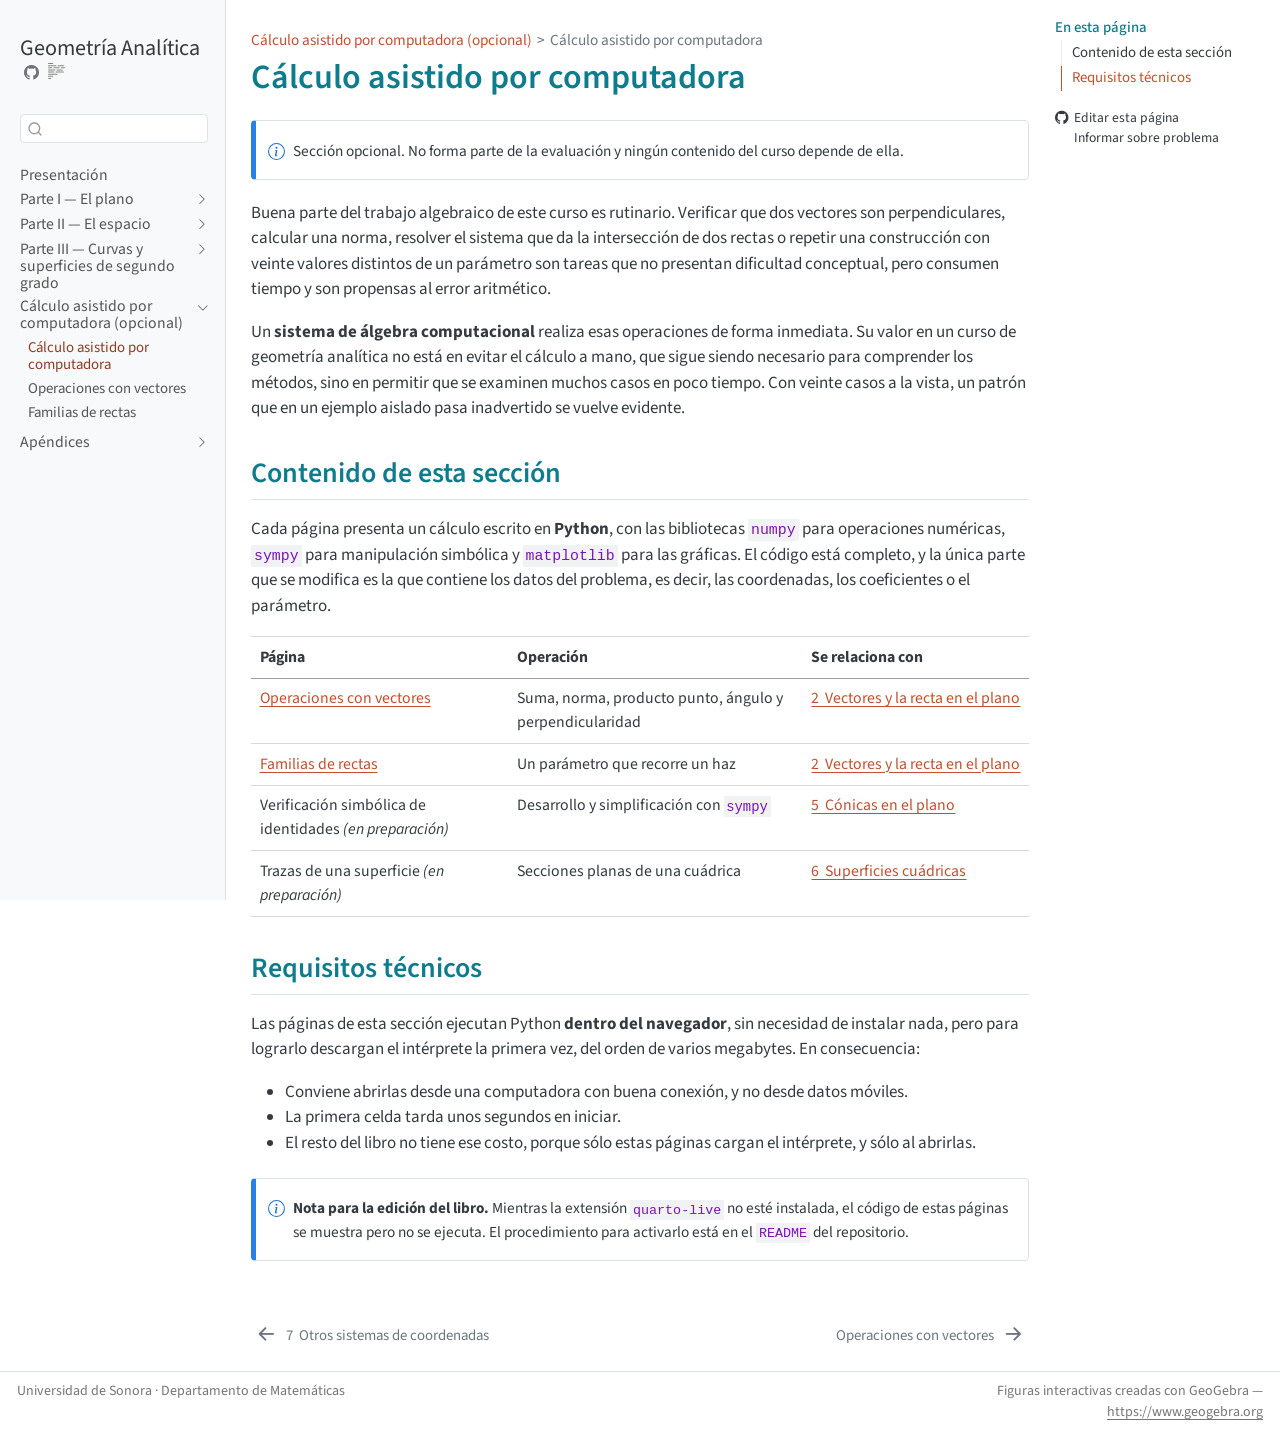
<file: calculo-asistido.html>
<!DOCTYPE html>
<html xmlns="http://www.w3.org/1999/xhtml" lang="es" xml:lang="es"><head>

<meta charset="utf-8">
<meta name="generator" content="quarto-1.9.38">

<meta name="viewport" content="width=device-width, initial-scale=1.0, user-scalable=yes">


<title>Cálculo asistido por computadora – Geometría Analítica</title>
<style>
/* Default styles provided by pandoc.
** See https://pandoc.org/MANUAL.html#variables-for-html for config info.
*/
code{white-space: pre-wrap;}
span.smallcaps{font-variant: small-caps;}
div.columns{display: flex; gap: min(4vw, 1.5em);}
div.column{flex: auto; overflow-x: auto;}
div.hanging-indent{margin-left: 1.5em; text-indent: -1.5em;}
ul.task-list{list-style: none;}
ul.task-list li input[type="checkbox"] {
  width: 0.8em;
  margin: 0 0.8em 0.2em -1em; /* quarto-specific, see https://github.com/quarto-dev/quarto-cli/issues/4556 */ 
  vertical-align: middle;
}
</style>


<script src="site_libs/quarto-nav/quarto-nav.js"></script>
<script src="site_libs/quarto-nav/headroom.min.js"></script>
<script src="site_libs/clipboard/clipboard.min.js"></script>
<script src="site_libs/quarto-search/autocomplete.umd.js"></script>
<script src="site_libs/quarto-search/fuse.min.js"></script>
<script src="site_libs/quarto-search/quarto-search.js"></script>
<meta name="quarto:offset" content="./">
<link href="./calculo-asistido/01-operaciones-con-vectores.html" rel="next">
<link href="./07-otros-sistemas-de-coordenadas.html" rel="prev">
<script src="site_libs/quarto-html/quarto.js" type="module"></script>
<script src="site_libs/quarto-html/tabsets/tabsets.js" type="module"></script>
<script src="site_libs/quarto-html/popper.min.js"></script>
<script src="site_libs/quarto-html/tippy.umd.min.js"></script>
<script src="site_libs/quarto-html/anchor.min.js"></script>
<link href="site_libs/quarto-html/tippy.css" rel="stylesheet">
<link href="site_libs/quarto-html/quarto-syntax-highlighting-15634bcf2e68342d4ad2dfa704d543f6.css" rel="stylesheet" id="quarto-text-highlighting-styles">
<script src="site_libs/bootstrap/bootstrap.min.js"></script>
<link href="site_libs/bootstrap/bootstrap-icons.css" rel="stylesheet">
<link href="site_libs/bootstrap/bootstrap-4acf08dabb96f81709fcc0b58b9b893f.min.css" rel="stylesheet" append-hash="true" id="quarto-bootstrap" data-mode="light">
<script id="quarto-search-options" type="application/json">{
  "location": "sidebar",
  "copy-button": false,
  "collapse-after": 3,
  "panel-placement": "start",
  "type": "textbox",
  "limit": 50,
  "keyboard-shortcut": [
    "f",
    "/",
    "s"
  ],
  "show-item-context": false,
  "language": {
    "search-no-results-text": "No se han encontrado resultados",
    "search-matching-documents-text": "documentos encontrados",
    "search-copy-link-title": "Copiar el enlace en la búsqueda",
    "search-hide-matches-text": "Ocultar resultados adicionales",
    "search-more-match-text": "resultado adicional en este documento",
    "search-more-matches-text": "resultados adicionales en este documento",
    "search-clear-button-title": "Borrar",
    "search-text-placeholder": "",
    "search-detached-cancel-button-title": "Cancelar",
    "search-submit-button-title": "Enviar",
    "search-label": "Buscar"
  }
}</script>
<style>html{ scroll-behavior: smooth; }</style>


</head>

<body class="nav-sidebar docked quarto-light">

<div id="quarto-search-results"></div>
  <header id="quarto-header" class="headroom fixed-top">
  <nav class="quarto-secondary-nav">
    <div class="container-fluid d-flex">
      <button type="button" class="quarto-btn-toggle btn" data-bs-toggle="collapse" role="button" data-bs-target=".quarto-sidebar-collapse-item" aria-controls="quarto-sidebar" aria-expanded="false" aria-label="Alternar barra lateral" onclick="if (window.quartoToggleHeadroom) { window.quartoToggleHeadroom(); }">
        <i class="bi bi-layout-text-sidebar-reverse"></i>
      </button>
        <nav class="quarto-page-breadcrumbs" aria-label="breadcrumb"><ol class="breadcrumb"><li class="breadcrumb-item"><a href="./calculo-asistido.html">Cálculo asistido por computadora (opcional)</a></li><li class="breadcrumb-item"><a href="./calculo-asistido.html">Cálculo asistido por computadora</a></li></ol></nav>
        <a class="flex-grow-1" role="navigation" data-bs-toggle="collapse" data-bs-target=".quarto-sidebar-collapse-item" aria-controls="quarto-sidebar" aria-expanded="false" aria-label="Alternar barra lateral" onclick="if (window.quartoToggleHeadroom) { window.quartoToggleHeadroom(); }">      
        </a>
      <button type="button" class="btn quarto-search-button" aria-label="Buscar" onclick="window.quartoOpenSearch();">
        <i class="bi bi-search"></i>
      </button>
    </div>
  </nav>
</header>
<!-- content -->
<div id="quarto-content" class="quarto-container page-columns page-rows-contents page-layout-article">
<!-- sidebar -->
  <nav id="quarto-sidebar" class="sidebar collapse collapse-horizontal quarto-sidebar-collapse-item sidebar-navigation docked overflow-auto">
    <div class="pt-lg-2 mt-2 text-left sidebar-header">
    <div class="sidebar-title mb-0 py-0">
      <a href="./">Geometría Analítica</a> 
        <div class="sidebar-tools-main">
    <a href="https://github.com/rosaliahdez/notas-geometria-analitica" title="Ejecutar el código" class="quarto-navigation-tool px-1" aria-label="Ejecutar el código"><i class="bi bi-github"></i></a>
  <a href="" class="quarto-reader-toggle quarto-navigation-tool px-1" onclick="window.quartoToggleReader(); return false;" title="Alternar modo lector">
  <div class="quarto-reader-toggle-btn">
  <i class="bi"></i>
  </div>
</a>
</div>
    </div>
      </div>
        <div class="mt-2 flex-shrink-0 align-items-center">
        <div class="sidebar-search">
        <div id="quarto-search" class="" title="Buscar"></div>
        </div>
        </div>
    <div class="sidebar-menu-container"> 
    <ul class="list-unstyled mt-1">
        <li class="sidebar-item">
  <div class="sidebar-item-container"> 
  <a href="./index.html" class="sidebar-item-text sidebar-link">
 <span class="menu-text">Presentación</span></a>
  </div>
</li>
        <li class="sidebar-item sidebar-item-section">
      <div class="sidebar-item-container"> 
            <a class="sidebar-item-text sidebar-link text-start collapsed" data-bs-toggle="collapse" data-bs-target="#quarto-sidebar-section-1" role="navigation" aria-expanded="false">
 <span class="menu-text">Parte I — El plano</span></a>
          <a class="sidebar-item-toggle text-start collapsed" data-bs-toggle="collapse" data-bs-target="#quarto-sidebar-section-1" role="navigation" aria-expanded="false" aria-label="Alternar sección">
            <i class="bi bi-chevron-right ms-2"></i>
          </a> 
      </div>
      <ul id="quarto-sidebar-section-1" class="collapse list-unstyled sidebar-section depth1 ">  
          <li class="sidebar-item">
  <div class="sidebar-item-container"> 
  <a href="./01-sistemas-de-coordenadas.html" class="sidebar-item-text sidebar-link">
 <span class="menu-text"><span class="chapter-number">1</span>&nbsp; <span class="chapter-title">Sistemas de coordenadas</span></span></a>
  </div>
</li>
          <li class="sidebar-item">
  <div class="sidebar-item-container"> 
  <a href="./02-la-recta-en-el-plano.html" class="sidebar-item-text sidebar-link">
 <span class="menu-text"><span class="chapter-number">2</span>&nbsp; <span class="chapter-title">Vectores y la recta en el plano</span></span></a>
  </div>
</li>
      </ul>
  </li>
        <li class="sidebar-item sidebar-item-section">
      <div class="sidebar-item-container"> 
            <a class="sidebar-item-text sidebar-link text-start collapsed" data-bs-toggle="collapse" data-bs-target="#quarto-sidebar-section-2" role="navigation" aria-expanded="false">
 <span class="menu-text">Parte II — El espacio</span></a>
          <a class="sidebar-item-toggle text-start collapsed" data-bs-toggle="collapse" data-bs-target="#quarto-sidebar-section-2" role="navigation" aria-expanded="false" aria-label="Alternar sección">
            <i class="bi bi-chevron-right ms-2"></i>
          </a> 
      </div>
      <ul id="quarto-sidebar-section-2" class="collapse list-unstyled sidebar-section depth1 ">  
          <li class="sidebar-item">
  <div class="sidebar-item-container"> 
  <a href="./03-vectores-en-el-espacio.html" class="sidebar-item-text sidebar-link">
 <span class="menu-text"><span class="chapter-number">3</span>&nbsp; <span class="chapter-title">Vectores en el espacio</span></span></a>
  </div>
</li>
          <li class="sidebar-item">
  <div class="sidebar-item-container"> 
  <a href="./04-planos-y-rectas-en-el-espacio.html" class="sidebar-item-text sidebar-link">
 <span class="menu-text"><span class="chapter-number">4</span>&nbsp; <span class="chapter-title">Planos y rectas en el espacio</span></span></a>
  </div>
</li>
      </ul>
  </li>
        <li class="sidebar-item sidebar-item-section">
      <div class="sidebar-item-container"> 
            <a class="sidebar-item-text sidebar-link text-start collapsed" data-bs-toggle="collapse" data-bs-target="#quarto-sidebar-section-3" role="navigation" aria-expanded="false">
 <span class="menu-text">Parte III — Curvas y superficies de segundo grado</span></a>
          <a class="sidebar-item-toggle text-start collapsed" data-bs-toggle="collapse" data-bs-target="#quarto-sidebar-section-3" role="navigation" aria-expanded="false" aria-label="Alternar sección">
            <i class="bi bi-chevron-right ms-2"></i>
          </a> 
      </div>
      <ul id="quarto-sidebar-section-3" class="collapse list-unstyled sidebar-section depth1 ">  
          <li class="sidebar-item">
  <div class="sidebar-item-container"> 
  <a href="./05-conicas.html" class="sidebar-item-text sidebar-link">
 <span class="menu-text"><span class="chapter-number">5</span>&nbsp; <span class="chapter-title">Cónicas en el plano</span></span></a>
  </div>
</li>
          <li class="sidebar-item">
  <div class="sidebar-item-container"> 
  <a href="./06-superficies-cuadricas.html" class="sidebar-item-text sidebar-link">
 <span class="menu-text"><span class="chapter-number">6</span>&nbsp; <span class="chapter-title">Superficies cuádricas</span></span></a>
  </div>
</li>
          <li class="sidebar-item">
  <div class="sidebar-item-container"> 
  <a href="./07-otros-sistemas-de-coordenadas.html" class="sidebar-item-text sidebar-link">
 <span class="menu-text"><span class="chapter-number">7</span>&nbsp; <span class="chapter-title">Otros sistemas de coordenadas</span></span></a>
  </div>
</li>
      </ul>
  </li>
        <li class="sidebar-item sidebar-item-section">
      <div class="sidebar-item-container"> 
            <a class="sidebar-item-text sidebar-link text-start" data-bs-toggle="collapse" data-bs-target="#quarto-sidebar-section-4" role="navigation" aria-expanded="true">
 <span class="menu-text">Cálculo asistido por computadora (opcional)</span></a>
          <a class="sidebar-item-toggle text-start" data-bs-toggle="collapse" data-bs-target="#quarto-sidebar-section-4" role="navigation" aria-expanded="true" aria-label="Alternar sección">
            <i class="bi bi-chevron-right ms-2"></i>
          </a> 
      </div>
      <ul id="quarto-sidebar-section-4" class="collapse list-unstyled sidebar-section depth1 show">  
          <li class="sidebar-item">
  <div class="sidebar-item-container"> 
  <a href="./calculo-asistido.html" class="sidebar-item-text sidebar-link active">
 <span class="menu-text">Cálculo asistido por computadora</span></a>
  </div>
</li>
          <li class="sidebar-item">
  <div class="sidebar-item-container"> 
  <a href="./calculo-asistido/01-operaciones-con-vectores.html" class="sidebar-item-text sidebar-link">
 <span class="menu-text">Operaciones con vectores</span></a>
  </div>
</li>
          <li class="sidebar-item">
  <div class="sidebar-item-container"> 
  <a href="./calculo-asistido/02-familias-de-rectas.html" class="sidebar-item-text sidebar-link">
 <span class="menu-text">Familias de rectas</span></a>
  </div>
</li>
      </ul>
  </li>
        <li class="sidebar-item sidebar-item-section">
      <div class="sidebar-item-container"> 
            <a class="sidebar-item-text sidebar-link text-start collapsed" data-bs-toggle="collapse" data-bs-target="#quarto-sidebar-section-5" role="navigation" aria-expanded="false">
 <span class="menu-text">Apéndices</span></a>
          <a class="sidebar-item-toggle text-start collapsed" data-bs-toggle="collapse" data-bs-target="#quarto-sidebar-section-5" role="navigation" aria-expanded="false" aria-label="Alternar sección">
            <i class="bi bi-chevron-right ms-2"></i>
          </a> 
      </div>
      <ul id="quarto-sidebar-section-5" class="collapse list-unstyled sidebar-section depth1 ">  
          <li class="sidebar-item">
  <div class="sidebar-item-container"> 
  <a href="./referencias.html" class="sidebar-item-text sidebar-link">
 <span class="menu-text">Referencias</span></a>
  </div>
</li>
      </ul>
  </li>
    </ul>
    </div>
</nav>
<div id="quarto-sidebar-glass" class="quarto-sidebar-collapse-item" data-bs-toggle="collapse" data-bs-target=".quarto-sidebar-collapse-item"></div>
<!-- margin-sidebar -->
    <div id="quarto-margin-sidebar" class="sidebar margin-sidebar">
        <nav id="TOC" role="doc-toc" class="toc-active">
    <h2 id="toc-title">En esta página</h2>
   
  <ul>
  <li><a href="#contenido-de-esta-sección" id="toc-contenido-de-esta-sección" class="nav-link active" data-scroll-target="#contenido-de-esta-sección">Contenido de esta sección</a></li>
  <li><a href="#requisitos-técnicos" id="toc-requisitos-técnicos" class="nav-link" data-scroll-target="#requisitos-técnicos">Requisitos técnicos</a></li>
  </ul>
<div class="toc-actions"><ul><li><a href="https://github.com/rosaliahdez/notas-geometria-analitica/edit/main/calculo-asistido.qmd" class="toc-action"><i class="bi bi-github"></i>Editar esta página</a></li><li><a href="https://github.com/rosaliahdez/notas-geometria-analitica/issues/new" class="toc-action"><i class="bi empty"></i>Informar sobre problema</a></li></ul></div></nav>
    </div>
<!-- main -->
<main class="content" id="quarto-document-content">

<header id="title-block-header" class="quarto-title-block default"><nav class="quarto-page-breadcrumbs quarto-title-breadcrumbs d-none d-lg-block" aria-label="breadcrumb"><ol class="breadcrumb"><li class="breadcrumb-item"><a href="./calculo-asistido.html">Cálculo asistido por computadora (opcional)</a></li><li class="breadcrumb-item"><a href="./calculo-asistido.html">Cálculo asistido por computadora</a></li></ol></nav>
<div class="quarto-title">
<h1 class="title"><span id="sec-cas" class="quarto-section-identifier">Cálculo asistido por computadora</span></h1>
</div>



<div class="quarto-title-meta">

    
  
    
  </div>
  


</header>


<div class="callout callout-style-simple callout-note">
<div class="callout-body d-flex">
<div class="callout-icon-container">
<i class="callout-icon"></i>
</div>
<div class="callout-body-container">
<p>Sección opcional. No forma parte de la evaluación y ningún contenido del curso depende de ella.</p>
</div>
</div>
</div>
<p>Buena parte del trabajo algebraico de este curso es rutinario. Verificar que dos vectores son perpendiculares, calcular una norma, resolver el sistema que da la intersección de dos rectas o repetir una construcción con veinte valores distintos de un parámetro son tareas que no presentan dificultad conceptual, pero consumen tiempo y son propensas al error aritmético.</p>
<p>Un <strong>sistema de álgebra computacional</strong> realiza esas operaciones de forma inmediata. Su valor en un curso de geometría analítica no está en evitar el cálculo a mano, que sigue siendo necesario para comprender los métodos, sino en permitir que se examinen muchos casos en poco tiempo. Con veinte casos a la vista, un patrón que en un ejemplo aislado pasa inadvertido se vuelve evidente.</p>
<section id="contenido-de-esta-sección" class="level2">
<h2 class="anchored" data-anchor-id="contenido-de-esta-sección">Contenido de esta sección</h2>
<p>Cada página presenta un cálculo escrito en <strong>Python</strong>, con las bibliotecas <code>numpy</code> para operaciones numéricas, <code>sympy</code> para manipulación simbólica y <code>matplotlib</code> para las gráficas. El código está completo, y la única parte que se modifica es la que contiene los datos del problema, es decir, las coordenadas, los coeficientes o el parámetro.</p>
<table class="caption-top table">
<thead>
<tr class="header">
<th>Página</th>
<th>Operación</th>
<th>Se relaciona con</th>
</tr>
</thead>
<tbody>
<tr class="odd">
<td><a href="./calculo-asistido/01-operaciones-con-vectores.html">Operaciones con vectores</a></td>
<td>Suma, norma, producto punto, ángulo y perpendicularidad</td>
<td><a href="02-la-recta-en-el-plano.html" class="quarto-xref"><span>2&nbsp; Vectores y la recta en el plano</span></a></td>
</tr>
<tr class="even">
<td><a href="./calculo-asistido/02-familias-de-rectas.html">Familias de rectas</a></td>
<td>Un parámetro que recorre un haz</td>
<td><a href="02-la-recta-en-el-plano.html" class="quarto-xref"><span>2&nbsp; Vectores y la recta en el plano</span></a></td>
</tr>
<tr class="odd">
<td>Verificación simbólica de identidades <em>(en preparación)</em></td>
<td>Desarrollo y simplificación con <code>sympy</code></td>
<td><a href="05-conicas.html" class="quarto-xref"><span>5&nbsp; Cónicas en el plano</span></a></td>
</tr>
<tr class="even">
<td>Trazas de una superficie <em>(en preparación)</em></td>
<td>Secciones planas de una cuádrica</td>
<td><a href="06-superficies-cuadricas.html" class="quarto-xref"><span>6&nbsp; Superficies cuádricas</span></a></td>
</tr>
</tbody>
</table>
</section>
<section id="requisitos-técnicos" class="level2">
<h2 class="anchored" data-anchor-id="requisitos-técnicos">Requisitos técnicos</h2>
<p>Las páginas de esta sección ejecutan Python <strong>dentro del navegador</strong>, sin necesidad de instalar nada, pero para lograrlo descargan el intérprete la primera vez, del orden de varios megabytes. En consecuencia:</p>
<ul>
<li>Conviene abrirlas desde una computadora con buena conexión, y no desde datos móviles.</li>
<li>La primera celda tarda unos segundos en iniciar.</li>
<li>El resto del libro no tiene ese costo, porque sólo estas páginas cargan el intérprete, y sólo al abrirlas.</li>
</ul>
<div class="callout callout-style-simple callout-note">
<div class="callout-body d-flex">
<div class="callout-icon-container">
<i class="callout-icon"></i>
</div>
<div class="callout-body-container">
<p><strong>Nota para la edición del libro.</strong> Mientras la extensión <code>quarto-live</code> no esté instalada, el código de estas páginas se muestra pero no se ejecuta. El procedimiento para activarlo está en el <code>README</code> del repositorio.</p>
</div>
</div>
</div>


</section>

</main> <!-- /main -->
<script id="quarto-html-after-body" type="application/javascript">
  window.document.addEventListener("DOMContentLoaded", function (event) {
    const icon = "";
    const anchorJS = new window.AnchorJS();
    anchorJS.options = {
      placement: 'right',
      icon: icon
    };
    anchorJS.add('.anchored');
    const isCodeAnnotation = (el) => {
      for (const clz of el.classList) {
        if (clz.startsWith('code-annotation-')) {                     
          return true;
        }
      }
      return false;
    }
    const onCopySuccess = function(e) {
      // button target
      const button = e.trigger;
      // don't keep focus
      button.blur();
      // flash "checked"
      button.classList.add('code-copy-button-checked');
      var currentTitle = button.getAttribute("title");
      button.setAttribute("title", "Copiado");
      let tooltip;
      if (window.bootstrap) {
        button.setAttribute("data-bs-toggle", "tooltip");
        button.setAttribute("data-bs-placement", "left");
        button.setAttribute("data-bs-title", "Copiado");
        tooltip = new bootstrap.Tooltip(button, 
          { trigger: "manual", 
            customClass: "code-copy-button-tooltip",
            offset: [0, -8]});
        tooltip.show();    
      }
      setTimeout(function() {
        if (tooltip) {
          tooltip.hide();
          button.removeAttribute("data-bs-title");
          button.removeAttribute("data-bs-toggle");
          button.removeAttribute("data-bs-placement");
        }
        button.setAttribute("title", currentTitle);
        button.classList.remove('code-copy-button-checked');
      }, 1000);
      // clear code selection
      e.clearSelection();
    }
    const getTextToCopy = function(trigger) {
      const outerScaffold = trigger.parentElement.cloneNode(true);
      const codeEl = outerScaffold.querySelector('code');
      for (const childEl of codeEl.children) {
        if (isCodeAnnotation(childEl)) {
          childEl.remove();
        }
      }
      return codeEl.innerText;
    }
    const clipboard = new window.ClipboardJS('.code-copy-button:not([data-in-quarto-modal])', {
      text: getTextToCopy
    });
    clipboard.on('success', onCopySuccess);
    if (window.document.getElementById('quarto-embedded-source-code-modal')) {
      const clipboardModal = new window.ClipboardJS('.code-copy-button[data-in-quarto-modal]', {
        text: getTextToCopy,
        container: window.document.getElementById('quarto-embedded-source-code-modal')
      });
      clipboardModal.on('success', onCopySuccess);
    }
      var localhostRegex = new RegExp(/^(?:http|https):\/\/localhost\:?[0-9]*\//);
      var mailtoRegex = new RegExp(/^mailto:/);
        var filterRegex = new RegExp('/' + window.location.host + '/');
      var isInternal = (href) => {
          return filterRegex.test(href) || localhostRegex.test(href) || mailtoRegex.test(href);
      }
      // Inspect non-navigation links and adorn them if external
     var links = window.document.querySelectorAll('a[href]:not(.nav-link):not(.navbar-brand):not(.toc-action):not(.sidebar-link):not(.sidebar-item-toggle):not(.pagination-link):not(.no-external):not([aria-hidden]):not(.dropdown-item):not(.quarto-navigation-tool):not(.about-link)');
      for (var i=0; i<links.length; i++) {
        const link = links[i];
        if (!isInternal(link.href)) {
          // undo the damage that might have been done by quarto-nav.js in the case of
          // links that we want to consider external
          if (link.dataset.originalHref !== undefined) {
            link.href = link.dataset.originalHref;
          }
            // target, if specified
            link.setAttribute("target", "_blank");
            if (link.getAttribute("rel") === null) {
              link.setAttribute("rel", "noopener");
            }
        }
      }
    function tippyHover(el, contentFn, onTriggerFn, onUntriggerFn) {
      const config = {
        allowHTML: true,
        maxWidth: 500,
        delay: 100,
        arrow: false,
        appendTo: function(el) {
            return el.parentElement;
        },
        interactive: true,
        interactiveBorder: 10,
        theme: 'quarto',
        placement: 'bottom-start',
      };
      if (contentFn) {
        config.content = contentFn;
      }
      if (onTriggerFn) {
        config.onTrigger = onTriggerFn;
      }
      if (onUntriggerFn) {
        config.onUntrigger = onUntriggerFn;
      }
      window.tippy(el, config); 
    }
    const noterefs = window.document.querySelectorAll('a[role="doc-noteref"]');
    for (var i=0; i<noterefs.length; i++) {
      const ref = noterefs[i];
      tippyHover(ref, function() {
        // use id or data attribute instead here
        let href = ref.getAttribute('data-footnote-href') || ref.getAttribute('href');
        try { href = new URL(href).hash; } catch {}
        const id = href.replace(/^#\/?/, "");
        const note = window.document.getElementById(id);
        if (note) {
          return note.innerHTML;
        } else {
          return "";
        }
      });
    }
    const xrefs = window.document.querySelectorAll('a.quarto-xref');
    const processXRef = (id, note) => {
      // Strip column container classes
      const stripColumnClz = (el) => {
        el.classList.remove("page-full", "page-columns");
        if (el.children) {
          for (const child of el.children) {
            stripColumnClz(child);
          }
        }
      }
      stripColumnClz(note)
      if (id === null || id.startsWith('sec-')) {
        // Special case sections, only their first couple elements
        const container = document.createElement("div");
        if (note.children && note.children.length > 2) {
          container.appendChild(note.children[0].cloneNode(true));
          for (let i = 1; i < note.children.length; i++) {
            const child = note.children[i];
            if (child.tagName === "P" && child.innerText === "") {
              continue;
            } else {
              container.appendChild(child.cloneNode(true));
              break;
            }
          }
          if (window.Quarto?.typesetMath) {
            window.Quarto.typesetMath(container);
          }
          return container.innerHTML
        } else {
          if (window.Quarto?.typesetMath) {
            window.Quarto.typesetMath(note);
          }
          return note.innerHTML;
        }
      } else {
        // Remove any anchor links if they are present
        const anchorLink = note.querySelector('a.anchorjs-link');
        if (anchorLink) {
          anchorLink.remove();
        }
        if (window.Quarto?.typesetMath) {
          window.Quarto.typesetMath(note);
        }
        if (note.classList.contains("callout")) {
          return note.outerHTML;
        } else {
          return note.innerHTML;
        }
      }
    }
    for (var i=0; i<xrefs.length; i++) {
      const xref = xrefs[i];
      tippyHover(xref, undefined, function(instance) {
        instance.disable();
        let url = xref.getAttribute('href');
        let hash = undefined; 
        if (url.startsWith('#')) {
          hash = url;
        } else {
          try { hash = new URL(url).hash; } catch {}
        }
        if (hash) {
          const id = hash.replace(/^#\/?/, "");
          const note = window.document.getElementById(id);
          if (note !== null) {
            try {
              const html = processXRef(id, note.cloneNode(true));
              instance.setContent(html);
            } finally {
              instance.enable();
              instance.show();
            }
          } else {
            // See if we can fetch this
            fetch(url.split('#')[0])
            .then(res => res.text())
            .then(html => {
              const parser = new DOMParser();
              const htmlDoc = parser.parseFromString(html, "text/html");
              const note = htmlDoc.getElementById(id);
              if (note !== null) {
                const html = processXRef(id, note);
                instance.setContent(html);
              } 
            }).finally(() => {
              instance.enable();
              instance.show();
            });
          }
        } else {
          // See if we can fetch a full url (with no hash to target)
          // This is a special case and we should probably do some content thinning / targeting
          fetch(url)
          .then(res => res.text())
          .then(html => {
            const parser = new DOMParser();
            const htmlDoc = parser.parseFromString(html, "text/html");
            const note = htmlDoc.querySelector('main.content');
            if (note !== null) {
              // This should only happen for chapter cross references
              // (since there is no id in the URL)
              // remove the first header
              if (note.children.length > 0 && note.children[0].tagName === "HEADER") {
                note.children[0].remove();
              }
              const html = processXRef(null, note);
              instance.setContent(html);
            } 
          }).finally(() => {
            instance.enable();
            instance.show();
          });
        }
      }, function(instance) {
      });
    }
        let selectedAnnoteEl;
        const selectorForAnnotation = ( cell, annotation) => {
          let cellAttr = 'data-code-cell="' + cell + '"';
          let lineAttr = 'data-code-annotation="' +  annotation + '"';
          const selector = 'span[' + cellAttr + '][' + lineAttr + ']';
          return selector;
        }
        const selectCodeLines = (annoteEl) => {
          const doc = window.document;
          const targetCell = annoteEl.getAttribute("data-target-cell");
          const targetAnnotation = annoteEl.getAttribute("data-target-annotation");
          const annoteSpan = window.document.querySelector(selectorForAnnotation(targetCell, targetAnnotation));
          const lines = annoteSpan.getAttribute("data-code-lines").split(",");
          const lineIds = lines.map((line) => {
            return targetCell + "-" + line;
          })
          let top = null;
          let height = null;
          let parent = null;
          if (lineIds.length > 0) {
              //compute the position of the single el (top and bottom and make a div)
              const el = window.document.getElementById(lineIds[0]);
              top = el.offsetTop;
              height = el.offsetHeight;
              parent = el.parentElement.parentElement;
            if (lineIds.length > 1) {
              const lastEl = window.document.getElementById(lineIds[lineIds.length - 1]);
              const bottom = lastEl.offsetTop + lastEl.offsetHeight;
              height = bottom - top;
            }
            if (top !== null && height !== null && parent !== null) {
              // cook up a div (if necessary) and position it 
              let div = window.document.getElementById("code-annotation-line-highlight");
              if (div === null) {
                div = window.document.createElement("div");
                div.setAttribute("id", "code-annotation-line-highlight");
                div.style.position = 'absolute';
                parent.appendChild(div);
              }
              div.style.top = top - 2 + "px";
              div.style.height = height + 4 + "px";
              div.style.left = 0;
              let gutterDiv = window.document.getElementById("code-annotation-line-highlight-gutter");
              if (gutterDiv === null) {
                gutterDiv = window.document.createElement("div");
                gutterDiv.setAttribute("id", "code-annotation-line-highlight-gutter");
                gutterDiv.style.position = 'absolute';
                const codeCell = window.document.getElementById(targetCell);
                const gutter = codeCell.querySelector('.code-annotation-gutter');
                gutter.appendChild(gutterDiv);
              }
              gutterDiv.style.top = top - 2 + "px";
              gutterDiv.style.height = height + 4 + "px";
            }
            selectedAnnoteEl = annoteEl;
          }
        };
        const unselectCodeLines = () => {
          const elementsIds = ["code-annotation-line-highlight", "code-annotation-line-highlight-gutter"];
          elementsIds.forEach((elId) => {
            const div = window.document.getElementById(elId);
            if (div) {
              div.remove();
            }
          });
          selectedAnnoteEl = undefined;
        };
          // Handle positioning of the toggle
      window.addEventListener(
        "resize",
        throttle(() => {
          elRect = undefined;
          if (selectedAnnoteEl) {
            selectCodeLines(selectedAnnoteEl);
          }
        }, 10)
      );
      function throttle(fn, ms) {
      let throttle = false;
      let timer;
        return (...args) => {
          if(!throttle) { // first call gets through
              fn.apply(this, args);
              throttle = true;
          } else { // all the others get throttled
              if(timer) clearTimeout(timer); // cancel #2
              timer = setTimeout(() => {
                fn.apply(this, args);
                timer = throttle = false;
              }, ms);
          }
        };
      }
        // Attach click handler to the DT
        const annoteDls = window.document.querySelectorAll('dt[data-target-cell]');
        for (const annoteDlNode of annoteDls) {
          annoteDlNode.addEventListener('click', (event) => {
            const clickedEl = event.target;
            if (clickedEl !== selectedAnnoteEl) {
              unselectCodeLines();
              const activeEl = window.document.querySelector('dt[data-target-cell].code-annotation-active');
              if (activeEl) {
                activeEl.classList.remove('code-annotation-active');
              }
              selectCodeLines(clickedEl);
              clickedEl.classList.add('code-annotation-active');
            } else {
              // Unselect the line
              unselectCodeLines();
              clickedEl.classList.remove('code-annotation-active');
            }
          });
        }
    const findCites = (el) => {
      const parentEl = el.parentElement;
      if (parentEl) {
        const cites = parentEl.dataset.cites;
        if (cites) {
          return {
            el,
            cites: cites.split(' ')
          };
        } else {
          return findCites(el.parentElement)
        }
      } else {
        return undefined;
      }
    };
    var bibliorefs = window.document.querySelectorAll('a[role="doc-biblioref"]');
    for (var i=0; i<bibliorefs.length; i++) {
      const ref = bibliorefs[i];
      const citeInfo = findCites(ref);
      if (citeInfo) {
        tippyHover(citeInfo.el, function() {
          var popup = window.document.createElement('div');
          citeInfo.cites.forEach(function(cite) {
            var citeDiv = window.document.createElement('div');
            citeDiv.classList.add('hanging-indent');
            citeDiv.classList.add('csl-entry');
            var biblioDiv = window.document.getElementById('ref-' + cite);
            if (biblioDiv) {
              citeDiv.innerHTML = biblioDiv.innerHTML;
            }
            popup.appendChild(citeDiv);
          });
          return popup.innerHTML;
        });
      }
    }
  });
  </script>
<nav class="page-navigation">
  <div class="nav-page nav-page-previous">
      <a href="./07-otros-sistemas-de-coordenadas.html" class="pagination-link" aria-label="Otros sistemas de coordenadas">
        <i class="bi bi-arrow-left-short"></i> <span class="nav-page-text"><span class="chapter-number">7</span>&nbsp; <span class="chapter-title">Otros sistemas de coordenadas</span></span>
      </a>          
  </div>
  <div class="nav-page nav-page-next">
      <a href="./calculo-asistido/01-operaciones-con-vectores.html" class="pagination-link" aria-label="Operaciones con vectores">
        <span class="nav-page-text">Operaciones con vectores</span> <i class="bi bi-arrow-right-short"></i>
      </a>
  </div>
</nav>
</div> <!-- /content -->
<footer class="footer">
  <div class="nav-footer">
    <div class="nav-footer-left">
<p>Universidad de Sonora · Departamento de Matemáticas</p>
</div>   
    <div class="nav-footer-center">
      &nbsp;
    <div class="toc-actions d-sm-block d-md-none"><ul><li><a href="https://github.com/rosaliahdez/notas-geometria-analitica/edit/main/calculo-asistido.qmd" class="toc-action"><i class="bi bi-github"></i>Editar esta página</a></li><li><a href="https://github.com/rosaliahdez/notas-geometria-analitica/issues/new" class="toc-action"><i class="bi empty"></i>Informar sobre problema</a></li></ul></div></div>
    <div class="nav-footer-right">
<p>Figuras interactivas creadas con GeoGebra — <a href="https://www.geogebra.org" class="uri">https://www.geogebra.org</a></p>
</div>
  </div>
</footer>




<script src="site_libs/quarto-html/zenscroll-min.js"></script>
</body></html>
</file>
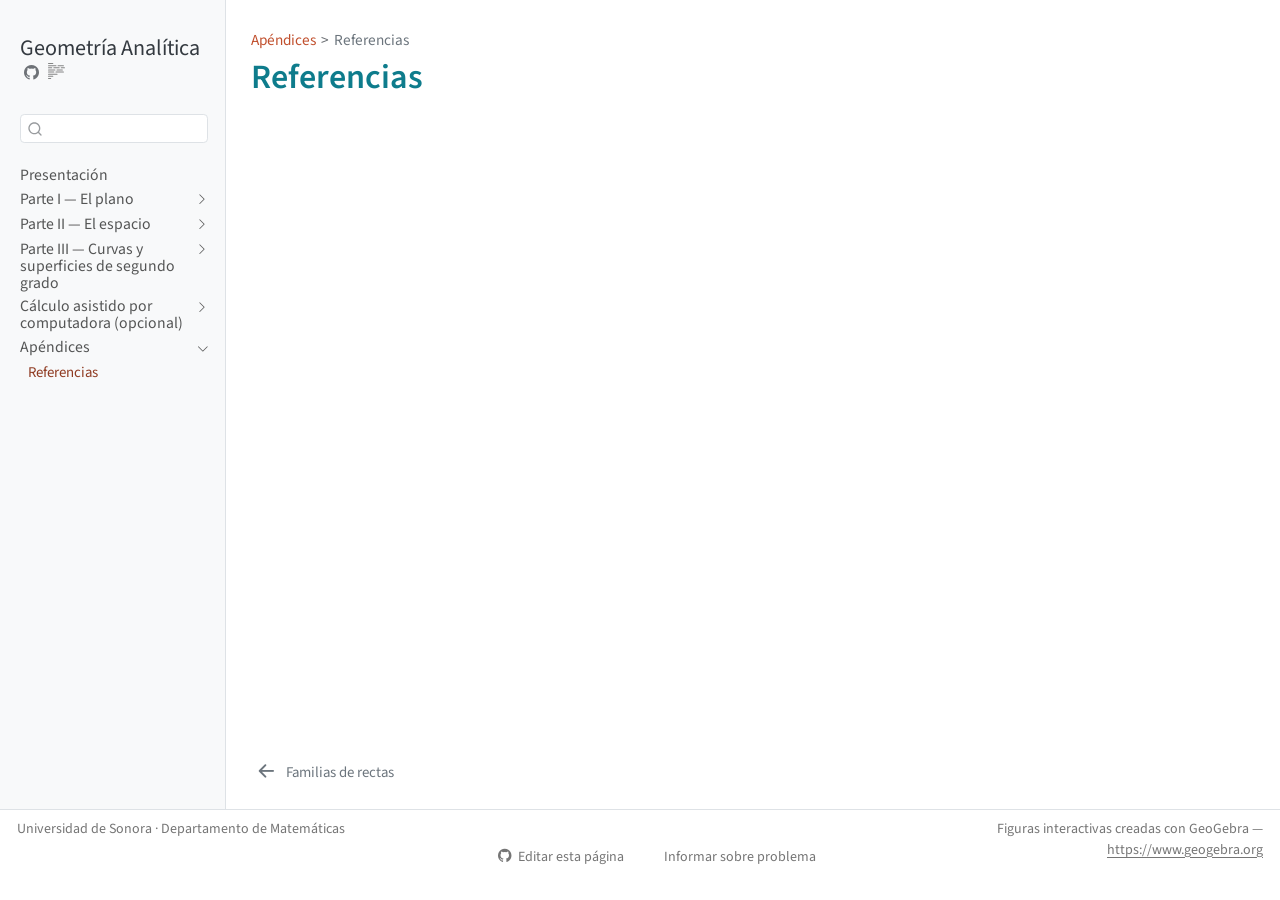
<file: referencias.html>
<!DOCTYPE html>
<html xmlns="http://www.w3.org/1999/xhtml" lang="es" xml:lang="es"><head>

<meta charset="utf-8">
<meta name="generator" content="quarto-1.9.38">

<meta name="viewport" content="width=device-width, initial-scale=1.0, user-scalable=yes">


<title>Referencias – Geometría Analítica</title>
<style>
/* Default styles provided by pandoc.
** See https://pandoc.org/MANUAL.html#variables-for-html for config info.
*/
code{white-space: pre-wrap;}
span.smallcaps{font-variant: small-caps;}
div.columns{display: flex; gap: min(4vw, 1.5em);}
div.column{flex: auto; overflow-x: auto;}
div.hanging-indent{margin-left: 1.5em; text-indent: -1.5em;}
ul.task-list{list-style: none;}
ul.task-list li input[type="checkbox"] {
  width: 0.8em;
  margin: 0 0.8em 0.2em -1em; /* quarto-specific, see https://github.com/quarto-dev/quarto-cli/issues/4556 */ 
  vertical-align: middle;
}
/* CSS for citations */
div.csl-bib-body { }
div.csl-entry {
  clear: both;
}
.hanging-indent div.csl-entry {
  margin-left:2em;
  text-indent:-2em;
}
div.csl-left-margin {
  min-width:2em;
  float:left;
}
div.csl-right-inline {
  margin-left:2em;
  padding-left:1em;
}
div.csl-indent {
  margin-left: 2em;
}</style>


<script src="site_libs/quarto-nav/quarto-nav.js"></script>
<script src="site_libs/quarto-nav/headroom.min.js"></script>
<script src="site_libs/clipboard/clipboard.min.js"></script>
<script src="site_libs/quarto-search/autocomplete.umd.js"></script>
<script src="site_libs/quarto-search/fuse.min.js"></script>
<script src="site_libs/quarto-search/quarto-search.js"></script>
<meta name="quarto:offset" content="./">
<link href="./calculo-asistido/02-familias-de-rectas.html" rel="prev">
<script src="site_libs/quarto-html/quarto.js" type="module"></script>
<script src="site_libs/quarto-html/tabsets/tabsets.js" type="module"></script>
<script src="site_libs/quarto-html/popper.min.js"></script>
<script src="site_libs/quarto-html/tippy.umd.min.js"></script>
<script src="site_libs/quarto-html/anchor.min.js"></script>
<link href="site_libs/quarto-html/tippy.css" rel="stylesheet">
<link href="site_libs/quarto-html/quarto-syntax-highlighting-15634bcf2e68342d4ad2dfa704d543f6.css" rel="stylesheet" id="quarto-text-highlighting-styles">
<script src="site_libs/bootstrap/bootstrap.min.js"></script>
<link href="site_libs/bootstrap/bootstrap-icons.css" rel="stylesheet">
<link href="site_libs/bootstrap/bootstrap-4acf08dabb96f81709fcc0b58b9b893f.min.css" rel="stylesheet" append-hash="true" id="quarto-bootstrap" data-mode="light">
<script id="quarto-search-options" type="application/json">{
  "location": "sidebar",
  "copy-button": false,
  "collapse-after": 3,
  "panel-placement": "start",
  "type": "textbox",
  "limit": 50,
  "keyboard-shortcut": [
    "f",
    "/",
    "s"
  ],
  "show-item-context": false,
  "language": {
    "search-no-results-text": "No se han encontrado resultados",
    "search-matching-documents-text": "documentos encontrados",
    "search-copy-link-title": "Copiar el enlace en la búsqueda",
    "search-hide-matches-text": "Ocultar resultados adicionales",
    "search-more-match-text": "resultado adicional en este documento",
    "search-more-matches-text": "resultados adicionales en este documento",
    "search-clear-button-title": "Borrar",
    "search-text-placeholder": "",
    "search-detached-cancel-button-title": "Cancelar",
    "search-submit-button-title": "Enviar",
    "search-label": "Buscar"
  }
}</script>
<style>html{ scroll-behavior: smooth; }</style>


</head>

<body class="nav-sidebar docked quarto-light">

<div id="quarto-search-results"></div>
  <header id="quarto-header" class="headroom fixed-top">
  <nav class="quarto-secondary-nav">
    <div class="container-fluid d-flex">
      <button type="button" class="quarto-btn-toggle btn" data-bs-toggle="collapse" role="button" data-bs-target=".quarto-sidebar-collapse-item" aria-controls="quarto-sidebar" aria-expanded="false" aria-label="Alternar barra lateral" onclick="if (window.quartoToggleHeadroom) { window.quartoToggleHeadroom(); }">
        <i class="bi bi-layout-text-sidebar-reverse"></i>
      </button>
        <nav class="quarto-page-breadcrumbs" aria-label="breadcrumb"><ol class="breadcrumb"><li class="breadcrumb-item"><a href="./referencias.html">Apéndices</a></li><li class="breadcrumb-item"><a href="./referencias.html">Referencias</a></li></ol></nav>
        <a class="flex-grow-1" role="navigation" data-bs-toggle="collapse" data-bs-target=".quarto-sidebar-collapse-item" aria-controls="quarto-sidebar" aria-expanded="false" aria-label="Alternar barra lateral" onclick="if (window.quartoToggleHeadroom) { window.quartoToggleHeadroom(); }">      
        </a>
      <button type="button" class="btn quarto-search-button" aria-label="Buscar" onclick="window.quartoOpenSearch();">
        <i class="bi bi-search"></i>
      </button>
    </div>
  </nav>
</header>
<!-- content -->
<div id="quarto-content" class="quarto-container page-columns page-rows-contents page-layout-article">
<!-- sidebar -->
  <nav id="quarto-sidebar" class="sidebar collapse collapse-horizontal quarto-sidebar-collapse-item sidebar-navigation docked overflow-auto">
    <div class="pt-lg-2 mt-2 text-left sidebar-header">
    <div class="sidebar-title mb-0 py-0">
      <a href="./">Geometría Analítica</a> 
        <div class="sidebar-tools-main">
    <a href="https://github.com/rosaliahdez/notas-geometria-analitica" title="Ejecutar el código" class="quarto-navigation-tool px-1" aria-label="Ejecutar el código"><i class="bi bi-github"></i></a>
  <a href="" class="quarto-reader-toggle quarto-navigation-tool px-1" onclick="window.quartoToggleReader(); return false;" title="Alternar modo lector">
  <div class="quarto-reader-toggle-btn">
  <i class="bi"></i>
  </div>
</a>
</div>
    </div>
      </div>
        <div class="mt-2 flex-shrink-0 align-items-center">
        <div class="sidebar-search">
        <div id="quarto-search" class="" title="Buscar"></div>
        </div>
        </div>
    <div class="sidebar-menu-container"> 
    <ul class="list-unstyled mt-1">
        <li class="sidebar-item">
  <div class="sidebar-item-container"> 
  <a href="./index.html" class="sidebar-item-text sidebar-link">
 <span class="menu-text">Presentación</span></a>
  </div>
</li>
        <li class="sidebar-item sidebar-item-section">
      <div class="sidebar-item-container"> 
            <a class="sidebar-item-text sidebar-link text-start collapsed" data-bs-toggle="collapse" data-bs-target="#quarto-sidebar-section-1" role="navigation" aria-expanded="false">
 <span class="menu-text">Parte I — El plano</span></a>
          <a class="sidebar-item-toggle text-start collapsed" data-bs-toggle="collapse" data-bs-target="#quarto-sidebar-section-1" role="navigation" aria-expanded="false" aria-label="Alternar sección">
            <i class="bi bi-chevron-right ms-2"></i>
          </a> 
      </div>
      <ul id="quarto-sidebar-section-1" class="collapse list-unstyled sidebar-section depth1 ">  
          <li class="sidebar-item">
  <div class="sidebar-item-container"> 
  <a href="./01-sistemas-de-coordenadas.html" class="sidebar-item-text sidebar-link">
 <span class="menu-text"><span class="chapter-number">1</span>&nbsp; <span class="chapter-title">Sistemas de coordenadas</span></span></a>
  </div>
</li>
          <li class="sidebar-item">
  <div class="sidebar-item-container"> 
  <a href="./02-la-recta-en-el-plano.html" class="sidebar-item-text sidebar-link">
 <span class="menu-text"><span class="chapter-number">2</span>&nbsp; <span class="chapter-title">Vectores y la recta en el plano</span></span></a>
  </div>
</li>
      </ul>
  </li>
        <li class="sidebar-item sidebar-item-section">
      <div class="sidebar-item-container"> 
            <a class="sidebar-item-text sidebar-link text-start collapsed" data-bs-toggle="collapse" data-bs-target="#quarto-sidebar-section-2" role="navigation" aria-expanded="false">
 <span class="menu-text">Parte II — El espacio</span></a>
          <a class="sidebar-item-toggle text-start collapsed" data-bs-toggle="collapse" data-bs-target="#quarto-sidebar-section-2" role="navigation" aria-expanded="false" aria-label="Alternar sección">
            <i class="bi bi-chevron-right ms-2"></i>
          </a> 
      </div>
      <ul id="quarto-sidebar-section-2" class="collapse list-unstyled sidebar-section depth1 ">  
          <li class="sidebar-item">
  <div class="sidebar-item-container"> 
  <a href="./03-vectores-en-el-espacio.html" class="sidebar-item-text sidebar-link">
 <span class="menu-text"><span class="chapter-number">3</span>&nbsp; <span class="chapter-title">Vectores en el espacio</span></span></a>
  </div>
</li>
          <li class="sidebar-item">
  <div class="sidebar-item-container"> 
  <a href="./04-planos-y-rectas-en-el-espacio.html" class="sidebar-item-text sidebar-link">
 <span class="menu-text"><span class="chapter-number">4</span>&nbsp; <span class="chapter-title">Planos y rectas en el espacio</span></span></a>
  </div>
</li>
      </ul>
  </li>
        <li class="sidebar-item sidebar-item-section">
      <div class="sidebar-item-container"> 
            <a class="sidebar-item-text sidebar-link text-start collapsed" data-bs-toggle="collapse" data-bs-target="#quarto-sidebar-section-3" role="navigation" aria-expanded="false">
 <span class="menu-text">Parte III — Curvas y superficies de segundo grado</span></a>
          <a class="sidebar-item-toggle text-start collapsed" data-bs-toggle="collapse" data-bs-target="#quarto-sidebar-section-3" role="navigation" aria-expanded="false" aria-label="Alternar sección">
            <i class="bi bi-chevron-right ms-2"></i>
          </a> 
      </div>
      <ul id="quarto-sidebar-section-3" class="collapse list-unstyled sidebar-section depth1 ">  
          <li class="sidebar-item">
  <div class="sidebar-item-container"> 
  <a href="./05-conicas.html" class="sidebar-item-text sidebar-link">
 <span class="menu-text"><span class="chapter-number">5</span>&nbsp; <span class="chapter-title">Cónicas en el plano</span></span></a>
  </div>
</li>
          <li class="sidebar-item">
  <div class="sidebar-item-container"> 
  <a href="./06-superficies-cuadricas.html" class="sidebar-item-text sidebar-link">
 <span class="menu-text"><span class="chapter-number">6</span>&nbsp; <span class="chapter-title">Superficies cuádricas</span></span></a>
  </div>
</li>
          <li class="sidebar-item">
  <div class="sidebar-item-container"> 
  <a href="./07-otros-sistemas-de-coordenadas.html" class="sidebar-item-text sidebar-link">
 <span class="menu-text"><span class="chapter-number">7</span>&nbsp; <span class="chapter-title">Otros sistemas de coordenadas</span></span></a>
  </div>
</li>
      </ul>
  </li>
        <li class="sidebar-item sidebar-item-section">
      <div class="sidebar-item-container"> 
            <a class="sidebar-item-text sidebar-link text-start collapsed" data-bs-toggle="collapse" data-bs-target="#quarto-sidebar-section-4" role="navigation" aria-expanded="false">
 <span class="menu-text">Cálculo asistido por computadora (opcional)</span></a>
          <a class="sidebar-item-toggle text-start collapsed" data-bs-toggle="collapse" data-bs-target="#quarto-sidebar-section-4" role="navigation" aria-expanded="false" aria-label="Alternar sección">
            <i class="bi bi-chevron-right ms-2"></i>
          </a> 
      </div>
      <ul id="quarto-sidebar-section-4" class="collapse list-unstyled sidebar-section depth1 ">  
          <li class="sidebar-item">
  <div class="sidebar-item-container"> 
  <a href="./calculo-asistido.html" class="sidebar-item-text sidebar-link">
 <span class="menu-text">Cálculo asistido por computadora</span></a>
  </div>
</li>
          <li class="sidebar-item">
  <div class="sidebar-item-container"> 
  <a href="./calculo-asistido/01-operaciones-con-vectores.html" class="sidebar-item-text sidebar-link">
 <span class="menu-text">Operaciones con vectores</span></a>
  </div>
</li>
          <li class="sidebar-item">
  <div class="sidebar-item-container"> 
  <a href="./calculo-asistido/02-familias-de-rectas.html" class="sidebar-item-text sidebar-link">
 <span class="menu-text">Familias de rectas</span></a>
  </div>
</li>
      </ul>
  </li>
        <li class="sidebar-item sidebar-item-section">
      <div class="sidebar-item-container"> 
            <a class="sidebar-item-text sidebar-link text-start" data-bs-toggle="collapse" data-bs-target="#quarto-sidebar-section-5" role="navigation" aria-expanded="true">
 <span class="menu-text">Apéndices</span></a>
          <a class="sidebar-item-toggle text-start" data-bs-toggle="collapse" data-bs-target="#quarto-sidebar-section-5" role="navigation" aria-expanded="true" aria-label="Alternar sección">
            <i class="bi bi-chevron-right ms-2"></i>
          </a> 
      </div>
      <ul id="quarto-sidebar-section-5" class="collapse list-unstyled sidebar-section depth1 show">  
          <li class="sidebar-item">
  <div class="sidebar-item-container"> 
  <a href="./referencias.html" class="sidebar-item-text sidebar-link active">
 <span class="menu-text">Referencias</span></a>
  </div>
</li>
      </ul>
  </li>
    </ul>
    </div>
</nav>
<div id="quarto-sidebar-glass" class="quarto-sidebar-collapse-item" data-bs-toggle="collapse" data-bs-target=".quarto-sidebar-collapse-item"></div>
<!-- margin-sidebar -->
    <div id="quarto-margin-sidebar" class="sidebar margin-sidebar zindex-bottom">
        
    </div>
<!-- main -->
<main class="content" id="quarto-document-content">

<header id="title-block-header" class="quarto-title-block default"><nav class="quarto-page-breadcrumbs quarto-title-breadcrumbs d-none d-lg-block" aria-label="breadcrumb"><ol class="breadcrumb"><li class="breadcrumb-item"><a href="./referencias.html">Apéndices</a></li><li class="breadcrumb-item"><a href="./referencias.html">Referencias</a></li></ol></nav>
<div class="quarto-title">
<h1 class="title">Referencias</h1>
</div>



<div class="quarto-title-meta">

    
  
    
  </div>
  


</header>


<div id="refs" role="list" style="display: none">

</div>



</main> <!-- /main -->
<script id="quarto-html-after-body" type="application/javascript">
  window.document.addEventListener("DOMContentLoaded", function (event) {
    const icon = "";
    const anchorJS = new window.AnchorJS();
    anchorJS.options = {
      placement: 'right',
      icon: icon
    };
    anchorJS.add('.anchored');
    const isCodeAnnotation = (el) => {
      for (const clz of el.classList) {
        if (clz.startsWith('code-annotation-')) {                     
          return true;
        }
      }
      return false;
    }
    const onCopySuccess = function(e) {
      // button target
      const button = e.trigger;
      // don't keep focus
      button.blur();
      // flash "checked"
      button.classList.add('code-copy-button-checked');
      var currentTitle = button.getAttribute("title");
      button.setAttribute("title", "Copiado");
      let tooltip;
      if (window.bootstrap) {
        button.setAttribute("data-bs-toggle", "tooltip");
        button.setAttribute("data-bs-placement", "left");
        button.setAttribute("data-bs-title", "Copiado");
        tooltip = new bootstrap.Tooltip(button, 
          { trigger: "manual", 
            customClass: "code-copy-button-tooltip",
            offset: [0, -8]});
        tooltip.show();    
      }
      setTimeout(function() {
        if (tooltip) {
          tooltip.hide();
          button.removeAttribute("data-bs-title");
          button.removeAttribute("data-bs-toggle");
          button.removeAttribute("data-bs-placement");
        }
        button.setAttribute("title", currentTitle);
        button.classList.remove('code-copy-button-checked');
      }, 1000);
      // clear code selection
      e.clearSelection();
    }
    const getTextToCopy = function(trigger) {
      const outerScaffold = trigger.parentElement.cloneNode(true);
      const codeEl = outerScaffold.querySelector('code');
      for (const childEl of codeEl.children) {
        if (isCodeAnnotation(childEl)) {
          childEl.remove();
        }
      }
      return codeEl.innerText;
    }
    const clipboard = new window.ClipboardJS('.code-copy-button:not([data-in-quarto-modal])', {
      text: getTextToCopy
    });
    clipboard.on('success', onCopySuccess);
    if (window.document.getElementById('quarto-embedded-source-code-modal')) {
      const clipboardModal = new window.ClipboardJS('.code-copy-button[data-in-quarto-modal]', {
        text: getTextToCopy,
        container: window.document.getElementById('quarto-embedded-source-code-modal')
      });
      clipboardModal.on('success', onCopySuccess);
    }
      var localhostRegex = new RegExp(/^(?:http|https):\/\/localhost\:?[0-9]*\//);
      var mailtoRegex = new RegExp(/^mailto:/);
        var filterRegex = new RegExp('/' + window.location.host + '/');
      var isInternal = (href) => {
          return filterRegex.test(href) || localhostRegex.test(href) || mailtoRegex.test(href);
      }
      // Inspect non-navigation links and adorn them if external
     var links = window.document.querySelectorAll('a[href]:not(.nav-link):not(.navbar-brand):not(.toc-action):not(.sidebar-link):not(.sidebar-item-toggle):not(.pagination-link):not(.no-external):not([aria-hidden]):not(.dropdown-item):not(.quarto-navigation-tool):not(.about-link)');
      for (var i=0; i<links.length; i++) {
        const link = links[i];
        if (!isInternal(link.href)) {
          // undo the damage that might have been done by quarto-nav.js in the case of
          // links that we want to consider external
          if (link.dataset.originalHref !== undefined) {
            link.href = link.dataset.originalHref;
          }
            // target, if specified
            link.setAttribute("target", "_blank");
            if (link.getAttribute("rel") === null) {
              link.setAttribute("rel", "noopener");
            }
        }
      }
    function tippyHover(el, contentFn, onTriggerFn, onUntriggerFn) {
      const config = {
        allowHTML: true,
        maxWidth: 500,
        delay: 100,
        arrow: false,
        appendTo: function(el) {
            return el.parentElement;
        },
        interactive: true,
        interactiveBorder: 10,
        theme: 'quarto',
        placement: 'bottom-start',
      };
      if (contentFn) {
        config.content = contentFn;
      }
      if (onTriggerFn) {
        config.onTrigger = onTriggerFn;
      }
      if (onUntriggerFn) {
        config.onUntrigger = onUntriggerFn;
      }
      window.tippy(el, config); 
    }
    const noterefs = window.document.querySelectorAll('a[role="doc-noteref"]');
    for (var i=0; i<noterefs.length; i++) {
      const ref = noterefs[i];
      tippyHover(ref, function() {
        // use id or data attribute instead here
        let href = ref.getAttribute('data-footnote-href') || ref.getAttribute('href');
        try { href = new URL(href).hash; } catch {}
        const id = href.replace(/^#\/?/, "");
        const note = window.document.getElementById(id);
        if (note) {
          return note.innerHTML;
        } else {
          return "";
        }
      });
    }
    const xrefs = window.document.querySelectorAll('a.quarto-xref');
    const processXRef = (id, note) => {
      // Strip column container classes
      const stripColumnClz = (el) => {
        el.classList.remove("page-full", "page-columns");
        if (el.children) {
          for (const child of el.children) {
            stripColumnClz(child);
          }
        }
      }
      stripColumnClz(note)
      if (id === null || id.startsWith('sec-')) {
        // Special case sections, only their first couple elements
        const container = document.createElement("div");
        if (note.children && note.children.length > 2) {
          container.appendChild(note.children[0].cloneNode(true));
          for (let i = 1; i < note.children.length; i++) {
            const child = note.children[i];
            if (child.tagName === "P" && child.innerText === "") {
              continue;
            } else {
              container.appendChild(child.cloneNode(true));
              break;
            }
          }
          if (window.Quarto?.typesetMath) {
            window.Quarto.typesetMath(container);
          }
          return container.innerHTML
        } else {
          if (window.Quarto?.typesetMath) {
            window.Quarto.typesetMath(note);
          }
          return note.innerHTML;
        }
      } else {
        // Remove any anchor links if they are present
        const anchorLink = note.querySelector('a.anchorjs-link');
        if (anchorLink) {
          anchorLink.remove();
        }
        if (window.Quarto?.typesetMath) {
          window.Quarto.typesetMath(note);
        }
        if (note.classList.contains("callout")) {
          return note.outerHTML;
        } else {
          return note.innerHTML;
        }
      }
    }
    for (var i=0; i<xrefs.length; i++) {
      const xref = xrefs[i];
      tippyHover(xref, undefined, function(instance) {
        instance.disable();
        let url = xref.getAttribute('href');
        let hash = undefined; 
        if (url.startsWith('#')) {
          hash = url;
        } else {
          try { hash = new URL(url).hash; } catch {}
        }
        if (hash) {
          const id = hash.replace(/^#\/?/, "");
          const note = window.document.getElementById(id);
          if (note !== null) {
            try {
              const html = processXRef(id, note.cloneNode(true));
              instance.setContent(html);
            } finally {
              instance.enable();
              instance.show();
            }
          } else {
            // See if we can fetch this
            fetch(url.split('#')[0])
            .then(res => res.text())
            .then(html => {
              const parser = new DOMParser();
              const htmlDoc = parser.parseFromString(html, "text/html");
              const note = htmlDoc.getElementById(id);
              if (note !== null) {
                const html = processXRef(id, note);
                instance.setContent(html);
              } 
            }).finally(() => {
              instance.enable();
              instance.show();
            });
          }
        } else {
          // See if we can fetch a full url (with no hash to target)
          // This is a special case and we should probably do some content thinning / targeting
          fetch(url)
          .then(res => res.text())
          .then(html => {
            const parser = new DOMParser();
            const htmlDoc = parser.parseFromString(html, "text/html");
            const note = htmlDoc.querySelector('main.content');
            if (note !== null) {
              // This should only happen for chapter cross references
              // (since there is no id in the URL)
              // remove the first header
              if (note.children.length > 0 && note.children[0].tagName === "HEADER") {
                note.children[0].remove();
              }
              const html = processXRef(null, note);
              instance.setContent(html);
            } 
          }).finally(() => {
            instance.enable();
            instance.show();
          });
        }
      }, function(instance) {
      });
    }
        let selectedAnnoteEl;
        const selectorForAnnotation = ( cell, annotation) => {
          let cellAttr = 'data-code-cell="' + cell + '"';
          let lineAttr = 'data-code-annotation="' +  annotation + '"';
          const selector = 'span[' + cellAttr + '][' + lineAttr + ']';
          return selector;
        }
        const selectCodeLines = (annoteEl) => {
          const doc = window.document;
          const targetCell = annoteEl.getAttribute("data-target-cell");
          const targetAnnotation = annoteEl.getAttribute("data-target-annotation");
          const annoteSpan = window.document.querySelector(selectorForAnnotation(targetCell, targetAnnotation));
          const lines = annoteSpan.getAttribute("data-code-lines").split(",");
          const lineIds = lines.map((line) => {
            return targetCell + "-" + line;
          })
          let top = null;
          let height = null;
          let parent = null;
          if (lineIds.length > 0) {
              //compute the position of the single el (top and bottom and make a div)
              const el = window.document.getElementById(lineIds[0]);
              top = el.offsetTop;
              height = el.offsetHeight;
              parent = el.parentElement.parentElement;
            if (lineIds.length > 1) {
              const lastEl = window.document.getElementById(lineIds[lineIds.length - 1]);
              const bottom = lastEl.offsetTop + lastEl.offsetHeight;
              height = bottom - top;
            }
            if (top !== null && height !== null && parent !== null) {
              // cook up a div (if necessary) and position it 
              let div = window.document.getElementById("code-annotation-line-highlight");
              if (div === null) {
                div = window.document.createElement("div");
                div.setAttribute("id", "code-annotation-line-highlight");
                div.style.position = 'absolute';
                parent.appendChild(div);
              }
              div.style.top = top - 2 + "px";
              div.style.height = height + 4 + "px";
              div.style.left = 0;
              let gutterDiv = window.document.getElementById("code-annotation-line-highlight-gutter");
              if (gutterDiv === null) {
                gutterDiv = window.document.createElement("div");
                gutterDiv.setAttribute("id", "code-annotation-line-highlight-gutter");
                gutterDiv.style.position = 'absolute';
                const codeCell = window.document.getElementById(targetCell);
                const gutter = codeCell.querySelector('.code-annotation-gutter');
                gutter.appendChild(gutterDiv);
              }
              gutterDiv.style.top = top - 2 + "px";
              gutterDiv.style.height = height + 4 + "px";
            }
            selectedAnnoteEl = annoteEl;
          }
        };
        const unselectCodeLines = () => {
          const elementsIds = ["code-annotation-line-highlight", "code-annotation-line-highlight-gutter"];
          elementsIds.forEach((elId) => {
            const div = window.document.getElementById(elId);
            if (div) {
              div.remove();
            }
          });
          selectedAnnoteEl = undefined;
        };
          // Handle positioning of the toggle
      window.addEventListener(
        "resize",
        throttle(() => {
          elRect = undefined;
          if (selectedAnnoteEl) {
            selectCodeLines(selectedAnnoteEl);
          }
        }, 10)
      );
      function throttle(fn, ms) {
      let throttle = false;
      let timer;
        return (...args) => {
          if(!throttle) { // first call gets through
              fn.apply(this, args);
              throttle = true;
          } else { // all the others get throttled
              if(timer) clearTimeout(timer); // cancel #2
              timer = setTimeout(() => {
                fn.apply(this, args);
                timer = throttle = false;
              }, ms);
          }
        };
      }
        // Attach click handler to the DT
        const annoteDls = window.document.querySelectorAll('dt[data-target-cell]');
        for (const annoteDlNode of annoteDls) {
          annoteDlNode.addEventListener('click', (event) => {
            const clickedEl = event.target;
            if (clickedEl !== selectedAnnoteEl) {
              unselectCodeLines();
              const activeEl = window.document.querySelector('dt[data-target-cell].code-annotation-active');
              if (activeEl) {
                activeEl.classList.remove('code-annotation-active');
              }
              selectCodeLines(clickedEl);
              clickedEl.classList.add('code-annotation-active');
            } else {
              // Unselect the line
              unselectCodeLines();
              clickedEl.classList.remove('code-annotation-active');
            }
          });
        }
    const findCites = (el) => {
      const parentEl = el.parentElement;
      if (parentEl) {
        const cites = parentEl.dataset.cites;
        if (cites) {
          return {
            el,
            cites: cites.split(' ')
          };
        } else {
          return findCites(el.parentElement)
        }
      } else {
        return undefined;
      }
    };
    var bibliorefs = window.document.querySelectorAll('a[role="doc-biblioref"]');
    for (var i=0; i<bibliorefs.length; i++) {
      const ref = bibliorefs[i];
      const citeInfo = findCites(ref);
      if (citeInfo) {
        tippyHover(citeInfo.el, function() {
          var popup = window.document.createElement('div');
          citeInfo.cites.forEach(function(cite) {
            var citeDiv = window.document.createElement('div');
            citeDiv.classList.add('hanging-indent');
            citeDiv.classList.add('csl-entry');
            var biblioDiv = window.document.getElementById('ref-' + cite);
            if (biblioDiv) {
              citeDiv.innerHTML = biblioDiv.innerHTML;
            }
            popup.appendChild(citeDiv);
          });
          return popup.innerHTML;
        });
      }
    }
  });
  </script>
<nav class="page-navigation">
  <div class="nav-page nav-page-previous">
      <a href="./calculo-asistido/02-familias-de-rectas.html" class="pagination-link" aria-label="Familias de rectas">
        <i class="bi bi-arrow-left-short"></i> <span class="nav-page-text">Familias de rectas</span>
      </a>          
  </div>
  <div class="nav-page nav-page-next">
  </div>
</nav>
</div> <!-- /content -->
<footer class="footer">
  <div class="nav-footer">
    <div class="nav-footer-left">
<p>Universidad de Sonora · Departamento de Matemáticas</p>
</div>   
    <div class="nav-footer-center">
      &nbsp;
    <div class="toc-actions"><ul><li><a href="https://github.com/rosaliahdez/notas-geometria-analitica/edit/main/referencias.qmd" class="toc-action"><i class="bi bi-github"></i>Editar esta página</a></li><li><a href="https://github.com/rosaliahdez/notas-geometria-analitica/issues/new" class="toc-action"><i class="bi empty"></i>Informar sobre problema</a></li></ul></div></div>
    <div class="nav-footer-right">
<p>Figuras interactivas creadas con GeoGebra — <a href="https://www.geogebra.org" class="uri">https://www.geogebra.org</a></p>
</div>
  </div>
</footer>




<script src="site_libs/quarto-html/zenscroll-min.js"></script>
</body></html>
</file>
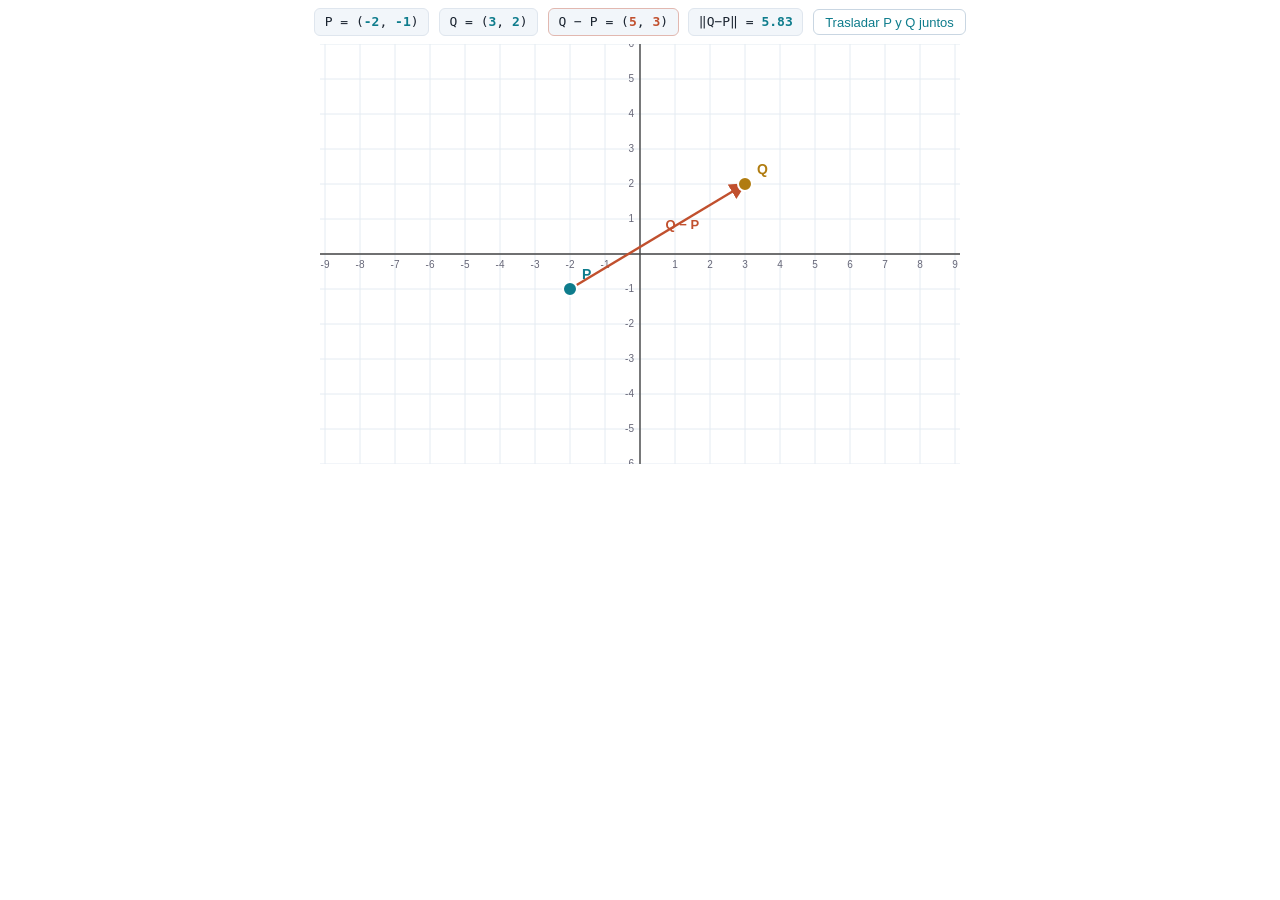
<file: applets/punto-y-vector.html>
<!DOCTYPE html>
<html lang="es"><head><meta charset="utf-8">
<meta name="viewport" content="width=device-width,initial-scale=1">
<title>Puntos y vectores</title>
<style>
  :root{--acc:#0E7C8C;--rojo:#C1502E;--verde:#B07C10}
  body{margin:0;font:14px/1.4 -apple-system,"Segoe UI",Roboto,Arial,sans-serif;color:#1b2430;
       display:flex;flex-direction:column;align-items:center;background:#fff}
  svg{touch-action:none;user-select:none;max-width:100%;height:auto}
  .barra{display:flex;gap:.6rem;flex-wrap:wrap;align-items:center;justify-content:center;
         padding:.5rem .6rem;width:100%;box-sizing:border-box}
  .dato{background:#f2f6fa;border:1px solid #dfe6ee;border-radius:6px;padding:.25rem .6rem;
        font-family:ui-monospace,Consolas,monospace;font-size:13px}
  .dato b{color:var(--acc)}
  button{border:1px solid #c9d6e2;background:#fff;color:var(--acc);border-radius:6px;
         padding:.3rem .7rem;font-size:13px;cursor:pointer}
  button:hover{background:#f2f6fa}
</style></head><body>

<div class="barra">
  <span class="dato">P = (<b id="px">·</b>, <b id="py">·</b>)</span>
  <span class="dato">Q = (<b id="qx">·</b>, <b id="qy">·</b>)</span>
  <span class="dato" style="border-color:#e2b8b0">Q − P = (<b id="vx" style="color:var(--rojo)">·</b>, <b id="vy" style="color:var(--rojo)">·</b>)</span>
  <span class="dato">‖Q−P‖ = <b id="nv">·</b></span>
  <button id="btnTras" title="Desplaza P y Q juntos, con el mismo vector">Trasladar P y Q juntos</button>
</div>

<svg id="lienzo" width="640" height="420" viewBox="0 0 640 420" aria-label="Plano cartesiano con dos puntos arrastrables"></svg>

<script>
(function(){
"use strict";
const svg = document.getElementById('lienzo');
const W=640, H=420, UPP=35;                 // pixeles por unidad
const OX=W/2, OY=H/2;
const X = u => OX + u*UPP,  Y = v => OY - v*UPP;
const IX = px => (px-OX)/UPP, IY = py => (OY-py)/UPP;
const NS='http://www.w3.org/2000/svg';
function el(tag, attrs){ const e=document.createElementNS(NS,tag);
  for(const k in attrs) e.setAttribute(k, attrs[k]); return e; }

// --- rejilla y ejes ---
const fondo = el('g',{});
for(let u=Math.ceil(IX(0)); u<=IX(W); u++)
  fondo.appendChild(el('line',{x1:X(u),y1:0,x2:X(u),y2:H,stroke:'#e4ebf2','stroke-width':1}));
for(let v=Math.ceil(IY(H)); v<=IY(0); v++)
  fondo.appendChild(el('line',{x1:0,y1:Y(v),x2:W,y2:Y(v),stroke:'#e4ebf2','stroke-width':1}));
fondo.appendChild(el('line',{x1:0,y1:OY,x2:W,y2:OY,stroke:'#444','stroke-width':1.4}));
fondo.appendChild(el('line',{x1:OX,y1:0,x2:OX,y2:H,stroke:'#444','stroke-width':1.4}));
for(let u=Math.ceil(IX(0)); u<=IX(W); u++){
  if(u===0) continue;
  const t=el('text',{x:X(u),y:OY+14,'text-anchor':'middle','font-size':10,fill:'#667'});
  t.textContent=u; fondo.appendChild(t);
}
for(let v=Math.ceil(IY(H)); v<=IY(0); v++){
  if(v===0) continue;
  const t=el('text',{x:OX-6,y:Y(v)+3,'text-anchor':'end','font-size':10,fill:'#667'});
  t.textContent=v; fondo.appendChild(t);
}
svg.appendChild(fondo);

// --- flecha del vector ---
const defs=el('defs',{});
const m=el('marker',{id:'flecha',viewBox:'0 0 10 10',refX:9,refY:5,
  markerWidth:7,markerHeight:7,orient:'auto-start-reverse'});
m.appendChild(el('path',{d:'M0,0 L10,5 L0,10 z',fill:'#C1502E'}));
defs.appendChild(m); svg.appendChild(defs);

const flecha = el('line',{stroke:'#C1502E','stroke-width':2.4,'marker-end':'url(#flecha)'});
svg.appendChild(flecha);
const etiV = el('text',{'font-size':13,fill:'#C1502E','font-weight':'bold'});
etiV.textContent='Q − P'; svg.appendChild(etiV);

// --- puntos arrastrables ---
function punto(color, nombre){
  const g=el('g',{cursor:'grab'});
  g.appendChild(el('circle',{r:14,fill:'transparent'}));       // zona táctil amplia
  g.appendChild(el('circle',{r:7,fill:color,stroke:'#fff','stroke-width':2}));
  const t=el('text',{x:12,y:-10,'font-size':14,'font-weight':'bold',fill:color});
  t.textContent=nombre; g.appendChild(t);
  svg.appendChild(g); return g;
}
const gP = punto('#0E7C8C','P'), gQ = punto('#B07C10','Q');

let P={x:-2,y:-1}, Q={x:3,y:2};
const f1=v=>Math.round(v*4)/4;             // ajuste a cuartos de unidad

function pinta(){
  gP.setAttribute('transform',`translate(${X(P.x)},${Y(P.y)})`);
  gQ.setAttribute('transform',`translate(${X(Q.x)},${Y(Q.y)})`);
  flecha.setAttribute('x1',X(P.x)); flecha.setAttribute('y1',Y(P.y));
  flecha.setAttribute('x2',X(Q.x)); flecha.setAttribute('y2',Y(Q.y));
  etiV.setAttribute('x',(X(P.x)+X(Q.x))/2 + 8);
  etiV.setAttribute('y',(Y(P.y)+Y(Q.y))/2 - 8);
  const vx=Q.x-P.x, vy=Q.y-P.y;
  const fmt=v=>(Math.round(v*100)/100).toString();
  document.getElementById('px').textContent=fmt(P.x);
  document.getElementById('py').textContent=fmt(P.y);
  document.getElementById('qx').textContent=fmt(Q.x);
  document.getElementById('qy').textContent=fmt(Q.y);
  document.getElementById('vx').textContent=fmt(vx);
  document.getElementById('vy').textContent=fmt(vy);
  document.getElementById('nv').textContent=fmt(Math.hypot(vx,vy));
}
pinta();

// --- arrastre con pointer events (raton y tactil) ---
let activo=null;
function pos(ev){ const r=svg.getBoundingClientRect();
  const sx=W/r.width, sy=H/r.height;
  return {x:f1(IX((ev.clientX-r.left)*sx)), y:f1(IY((ev.clientY-r.top)*sy))}; }
function baja(pt){ return ev=>{ activo=pt; svg.setPointerCapture(ev.pointerId); ev.preventDefault(); }; }
gP.addEventListener('pointerdown', baja(P));
gQ.addEventListener('pointerdown', baja(Q));
svg.addEventListener('pointermove', ev=>{
  if(!activo) return;
  const p=pos(ev); activo.x=p.x; activo.y=p.y; pinta();
});
svg.addEventListener('pointerup', ()=>{ activo=null; });
svg.addEventListener('pointercancel', ()=>{ activo=null; });

// --- traslacion conjunta: el vector NO cambia ---
document.getElementById('btnTras').addEventListener('click', ()=>{
  const dx=f1((Math.random()*3-1.5)), dy=f1((Math.random()*3-1.5));
  const nP={x:P.x+dx,y:P.y+dy}, nQ={x:Q.x+dx,y:Q.y+dy};
  const dentro=v=>v.x>-8.5&&v.x<8.5&&v.y>-5.5&&v.y<5.5;
  if(dentro(nP)&&dentro(nQ)){ P=nP; Q=nQ; pinta(); }
});
})();
</script>
</body></html>
</file>
<file: site_libs/quarto-html/tippy.css>
.tippy-box[data-animation=fade][data-state=hidden]{opacity:0}[data-tippy-root]{max-width:calc(100vw - 10px)}.tippy-box{position:relative;background-color:#333;color:#fff;border-radius:4px;font-size:14px;line-height:1.4;white-space:normal;outline:0;transition-property:transform,visibility,opacity}.tippy-box[data-placement^=top]>.tippy-arrow{bottom:0}.tippy-box[data-placement^=top]>.tippy-arrow:before{bottom:-7px;left:0;border-width:8px 8px 0;border-top-color:initial;transform-origin:center top}.tippy-box[data-placement^=bottom]>.tippy-arrow{top:0}.tippy-box[data-placement^=bottom]>.tippy-arrow:before{top:-7px;left:0;border-width:0 8px 8px;border-bottom-color:initial;transform-origin:center bottom}.tippy-box[data-placement^=left]>.tippy-arrow{right:0}.tippy-box[data-placement^=left]>.tippy-arrow:before{border-width:8px 0 8px 8px;border-left-color:initial;right:-7px;transform-origin:center left}.tippy-box[data-placement^=right]>.tippy-arrow{left:0}.tippy-box[data-placement^=right]>.tippy-arrow:before{left:-7px;border-width:8px 8px 8px 0;border-right-color:initial;transform-origin:center right}.tippy-box[data-inertia][data-state=visible]{transition-timing-function:cubic-bezier(.54,1.5,.38,1.11)}.tippy-arrow{width:16px;height:16px;color:#333}.tippy-arrow:before{content:"";position:absolute;border-color:transparent;border-style:solid}.tippy-content{position:relative;padding:5px 9px;z-index:1}
</file>
<file: site_libs/quarto-html/quarto-syntax-highlighting-15634bcf2e68342d4ad2dfa704d543f6.css>
/* quarto syntax highlight colors */
:root {
  --quarto-hl-ot-color: #003B4F;
  --quarto-hl-at-color: #657422;
  --quarto-hl-ss-color: #20794D;
  --quarto-hl-an-color: #5E5E5E;
  --quarto-hl-fu-color: #4758AB;
  --quarto-hl-st-color: #20794D;
  --quarto-hl-cf-color: #003B4F;
  --quarto-hl-op-color: #5E5E5E;
  --quarto-hl-er-color: #AD0000;
  --quarto-hl-bn-color: #AD0000;
  --quarto-hl-al-color: #AD0000;
  --quarto-hl-va-color: #111111;
  --quarto-hl-bu-color: inherit;
  --quarto-hl-ex-color: inherit;
  --quarto-hl-pp-color: #AD0000;
  --quarto-hl-in-color: #5E5E5E;
  --quarto-hl-vs-color: #20794D;
  --quarto-hl-wa-color: #5E5E5E;
  --quarto-hl-do-color: #5E5E5E;
  --quarto-hl-im-color: #00769E;
  --quarto-hl-ch-color: #20794D;
  --quarto-hl-dt-color: #AD0000;
  --quarto-hl-fl-color: #AD0000;
  --quarto-hl-co-color: #5E5E5E;
  --quarto-hl-cv-color: #5E5E5E;
  --quarto-hl-cn-color: #8f5902;
  --quarto-hl-sc-color: #5E5E5E;
  --quarto-hl-dv-color: #AD0000;
  --quarto-hl-kw-color: #003B4F;
}

/* other quarto variables */
:root {
  --quarto-font-monospace: SFMono-Regular, Menlo, Monaco, Consolas, "Liberation Mono", "Courier New", monospace;
}

/* syntax highlight based on Pandoc's rules */
pre > code.sourceCode > span {
  color: #003B4F;
}

code.sourceCode > span {
  color: #003B4F;
}

div.sourceCode,
div.sourceCode pre.sourceCode {
  color: #003B4F;
}

/* Normal */
code span {
  color: #003B4F;
}

/* Alert */
code span.al {
  color: #AD0000;
  font-style: inherit;
}

/* Annotation */
code span.an {
  color: #5E5E5E;
  font-style: inherit;
}

/* Attribute */
code span.at {
  color: #657422;
  font-style: inherit;
}

/* BaseN */
code span.bn {
  color: #AD0000;
  font-style: inherit;
}

/* BuiltIn */
code span.bu {
  font-style: inherit;
}

/* ControlFlow */
code span.cf {
  color: #003B4F;
  font-weight: bold;
  font-style: inherit;
}

/* Char */
code span.ch {
  color: #20794D;
  font-style: inherit;
}

/* Constant */
code span.cn {
  color: #8f5902;
  font-style: inherit;
}

/* Comment */
code span.co {
  color: #5E5E5E;
  font-style: inherit;
}

/* CommentVar */
code span.cv {
  color: #5E5E5E;
  font-style: italic;
}

/* Documentation */
code span.do {
  color: #5E5E5E;
  font-style: italic;
}

/* DataType */
code span.dt {
  color: #AD0000;
  font-style: inherit;
}

/* DecVal */
code span.dv {
  color: #AD0000;
  font-style: inherit;
}

/* Error */
code span.er {
  color: #AD0000;
  font-style: inherit;
}

/* Extension */
code span.ex {
  font-style: inherit;
}

/* Float */
code span.fl {
  color: #AD0000;
  font-style: inherit;
}

/* Function */
code span.fu {
  color: #4758AB;
  font-style: inherit;
}

/* Import */
code span.im {
  color: #00769E;
  font-style: inherit;
}

/* Information */
code span.in {
  color: #5E5E5E;
  font-style: inherit;
}

/* Keyword */
code span.kw {
  color: #003B4F;
  font-weight: bold;
  font-style: inherit;
}

/* Operator */
code span.op {
  color: #5E5E5E;
  font-style: inherit;
}

/* Other */
code span.ot {
  color: #003B4F;
  font-style: inherit;
}

/* Preprocessor */
code span.pp {
  color: #AD0000;
  font-style: inherit;
}

/* SpecialChar */
code span.sc {
  color: #5E5E5E;
  font-style: inherit;
}

/* SpecialString */
code span.ss {
  color: #20794D;
  font-style: inherit;
}

/* String */
code span.st {
  color: #20794D;
  font-style: inherit;
}

/* Variable */
code span.va {
  color: #111111;
  font-style: inherit;
}

/* VerbatimString */
code span.vs {
  color: #20794D;
  font-style: inherit;
}

/* Warning */
code span.wa {
  color: #5E5E5E;
  font-style: italic;
}

.prevent-inlining {
  content: "</";
}

/*# sourceMappingURL=f23921c56f73e400b49028c9186a1aa0.css.map */
</file>
